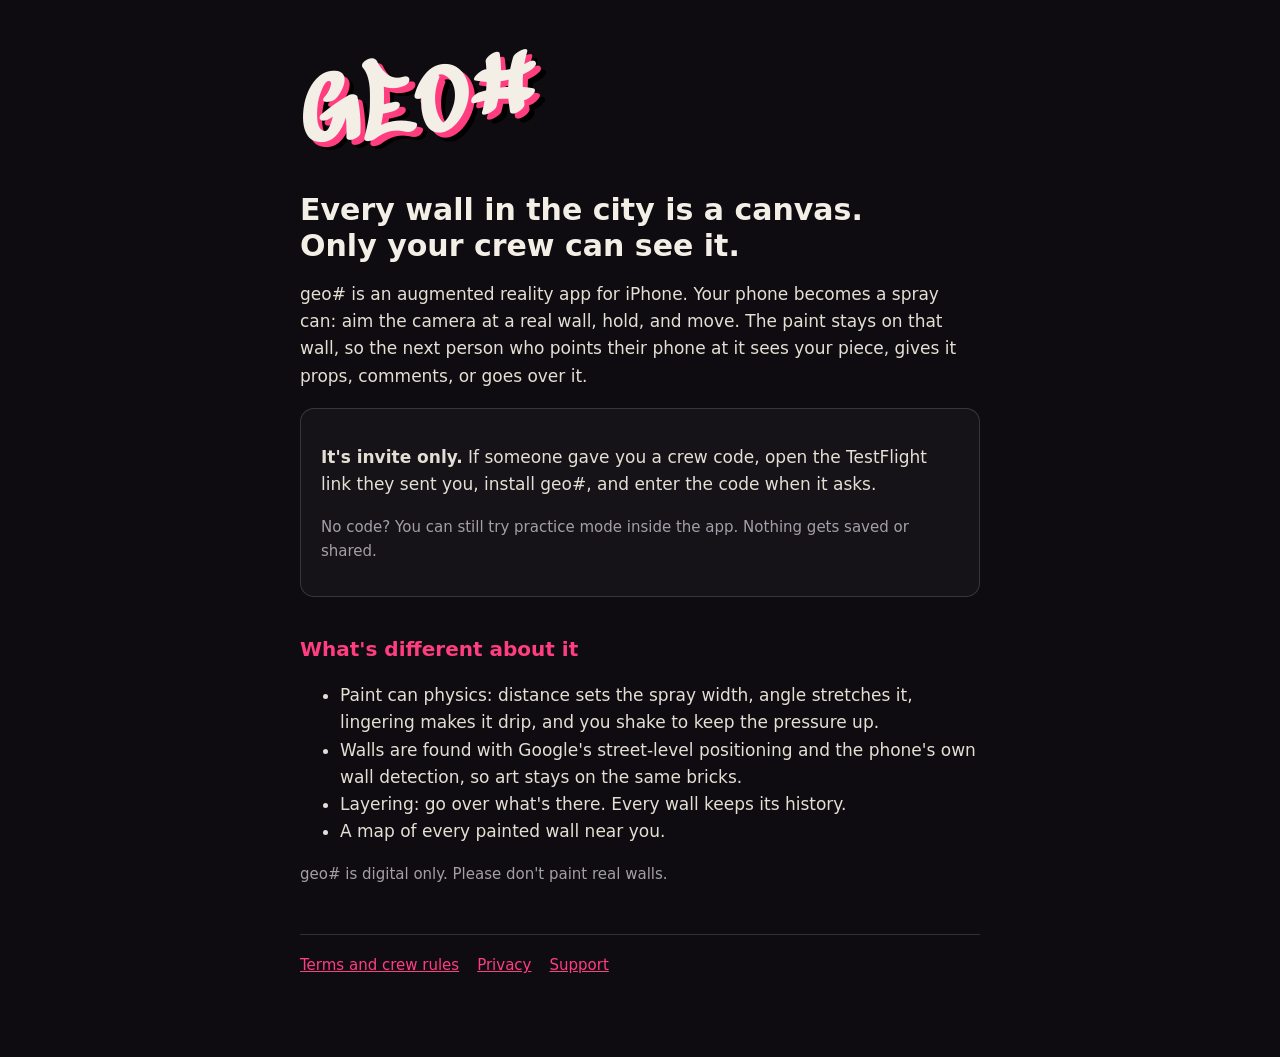
<file: docs/index.html>
<!doctype html><html lang="en"><head><meta charset="utf-8"><meta name="viewport" content="width=device-width,initial-scale=1,viewport-fit=cover">
<title>geo#</title><meta name="description" content="Spray paint real walls in AR. Invite only.">
<link rel="icon" href="icon.png"><link rel="stylesheet" href="style.css"></head><body><main>
<a class="logo" href="./">geo#</a>
<h1>Every wall in the city is a canvas. Only your crew can see it.</h1>
<p>geo# is an augmented reality app for iPhone. Your phone becomes a spray can: aim the camera at a real wall, hold, and move. The paint stays on that wall, so the next person who points their phone at it sees your piece, gives it props, comments, or goes over it.</p>
<div class="card">
<p><strong>It's invite only.</strong> If someone gave you a crew code, open the TestFlight link they sent you, install geo#, and enter the code when it asks.</p>
<p class="mute">No code? You can still try practice mode inside the app. Nothing gets saved or shared.</p>
</div>
<h2>What's different about it</h2>
<ul>
<li>Paint can physics: distance sets the spray width, angle stretches it, lingering makes it drip, and you shake to keep the pressure up.</li>
<li>Walls are found with Google's street-level positioning and the phone's own wall detection, so art stays on the same bricks.</li>
<li>Layering: go over what's there. Every wall keeps its history.</li>
<li>A map of every painted wall near you.</li>
</ul>
<p class="mute">geo# is digital only. Please don't paint real walls.</p>
<nav><a href="terms.html">Terms and crew rules</a><a href="privacy.html">Privacy</a><a href="support.html">Support</a></nav>
</main></body></html>
</file>
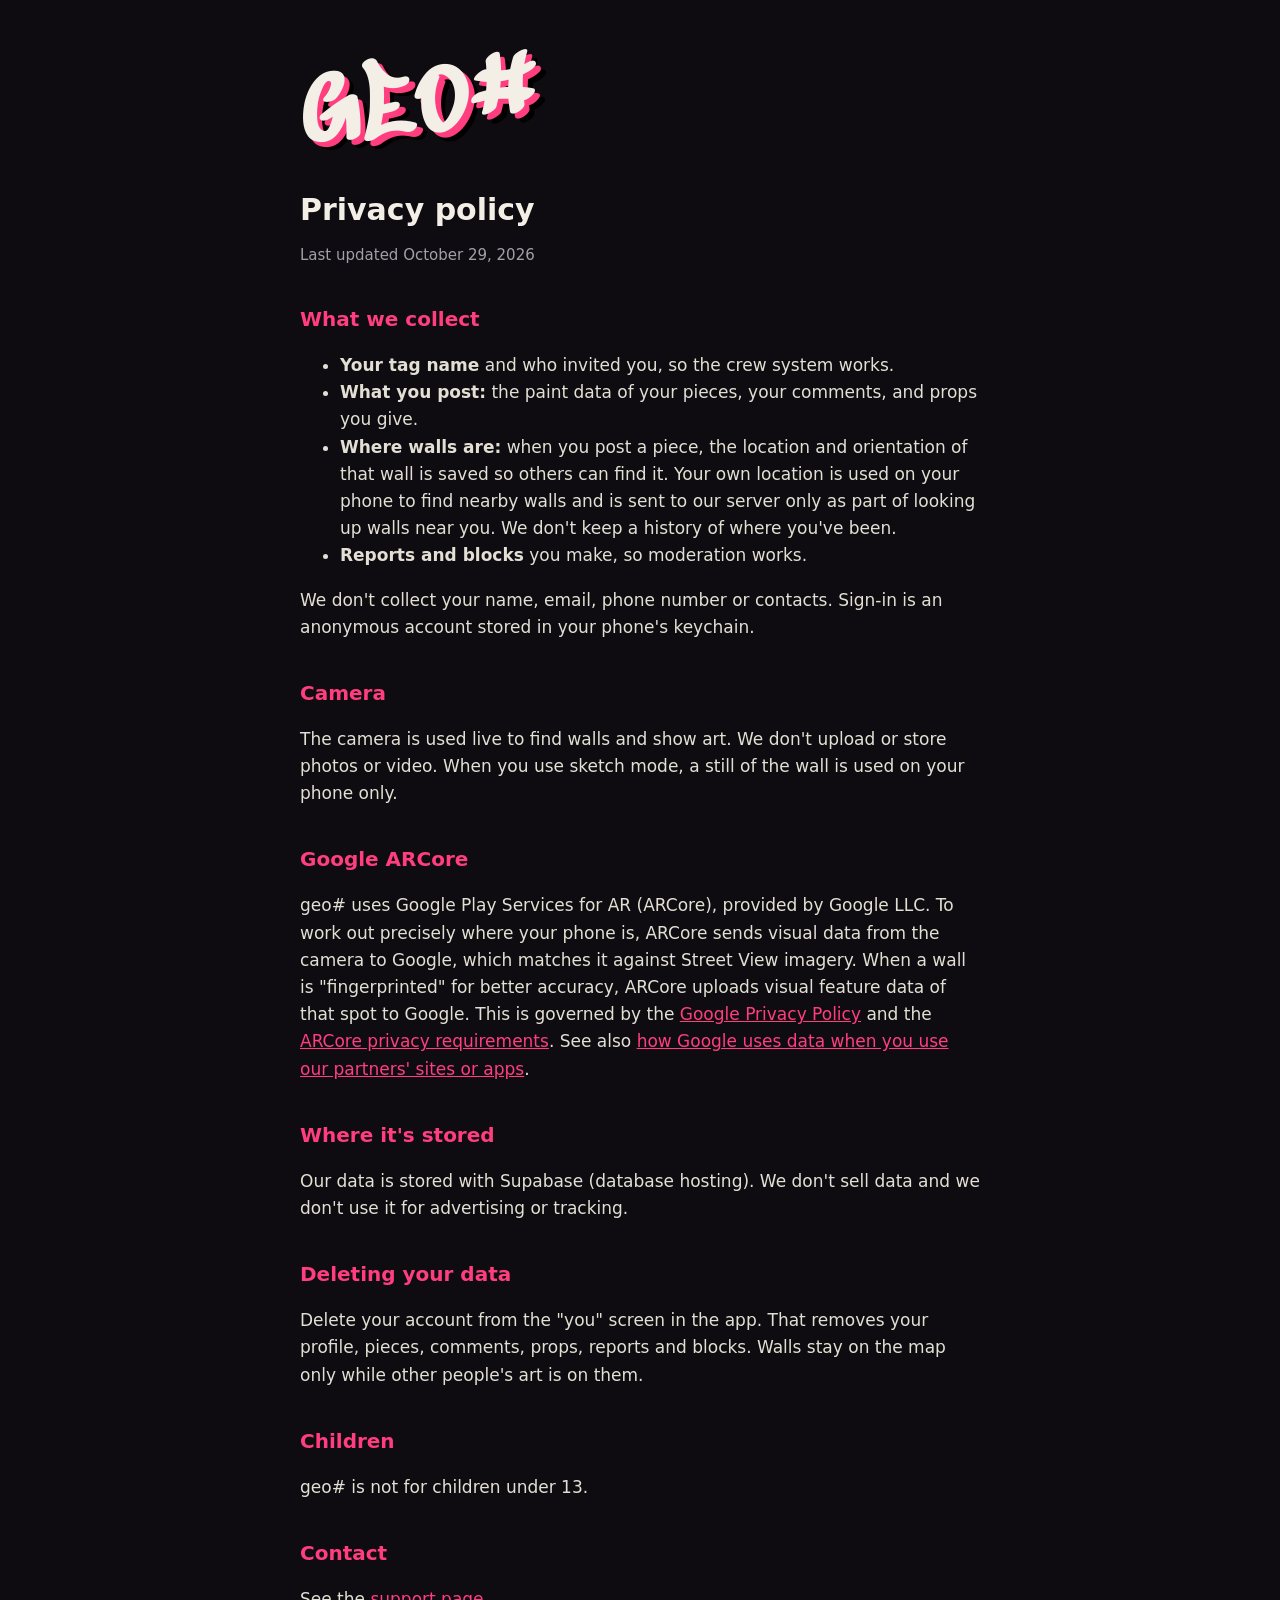
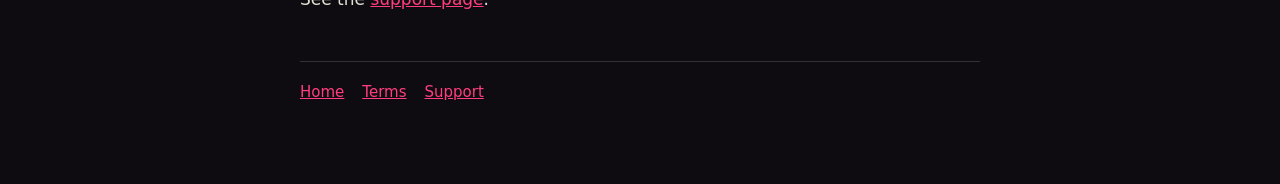
<file: docs/privacy.html>
<!doctype html><html lang="en"><head><meta charset="utf-8"><meta name="viewport" content="width=device-width,initial-scale=1,viewport-fit=cover">
<title>geo# privacy</title><link rel="icon" href="icon.png"><link rel="stylesheet" href="style.css"></head><body><main>
<a class="logo" href="./">geo#</a>
<h1>Privacy policy</h1>
<p class="mute">Last updated October 29, 2026</p>
<h2>What we collect</h2>
<ul>
<li><strong>Your tag name</strong> and who invited you, so the crew system works.</li>
<li><strong>What you post:</strong> the paint data of your pieces, your comments, and props you give.</li>
<li><strong>Where walls are:</strong> when you post a piece, the location and orientation of that wall is saved so others can find it. Your own location is used on your phone to find nearby walls and is sent to our server only as part of looking up walls near you. We don't keep a history of where you've been.</li>
<li><strong>Reports and blocks</strong> you make, so moderation works.</li>
</ul>
<p>We don't collect your name, email, phone number or contacts. Sign-in is an anonymous account stored in your phone's keychain.</p>
<h2>Camera</h2>
<p>The camera is used live to find walls and show art. We don't upload or store photos or video. When you use sketch mode, a still of the wall is used on your phone only.</p>
<h2>Google ARCore</h2>
<p>geo# uses Google Play Services for AR (ARCore), provided by Google LLC. To work out precisely where your phone is, ARCore sends visual data from the camera to Google, which matches it against Street View imagery. When a wall is "fingerprinted" for better accuracy, ARCore uploads visual feature data of that spot to Google. This is governed by the <a href="https://policies.google.com/privacy">Google Privacy Policy</a> and the <a href="https://developers.google.com/ar/develop/privacy-requirements">ARCore privacy requirements</a>. See also <a href="https://www.google.com/policies/privacy/partners/">how Google uses data when you use our partners' sites or apps</a>.</p>
<h2>Where it's stored</h2>
<p>Our data is stored with Supabase (database hosting). We don't sell data and we don't use it for advertising or tracking.</p>
<h2>Deleting your data</h2>
<p>Delete your account from the "you" screen in the app. That removes your profile, pieces, comments, props, reports and blocks. Walls stay on the map only while other people's art is on them.</p>
<h2>Children</h2>
<p>geo# is not for children under 13.</p>
<h2>Contact</h2>
<p>See the <a href="support.html">support page</a>.</p>
<nav><a href="./">Home</a><a href="terms.html">Terms</a><a href="support.html">Support</a></nav>
</main></body></html>
</file>
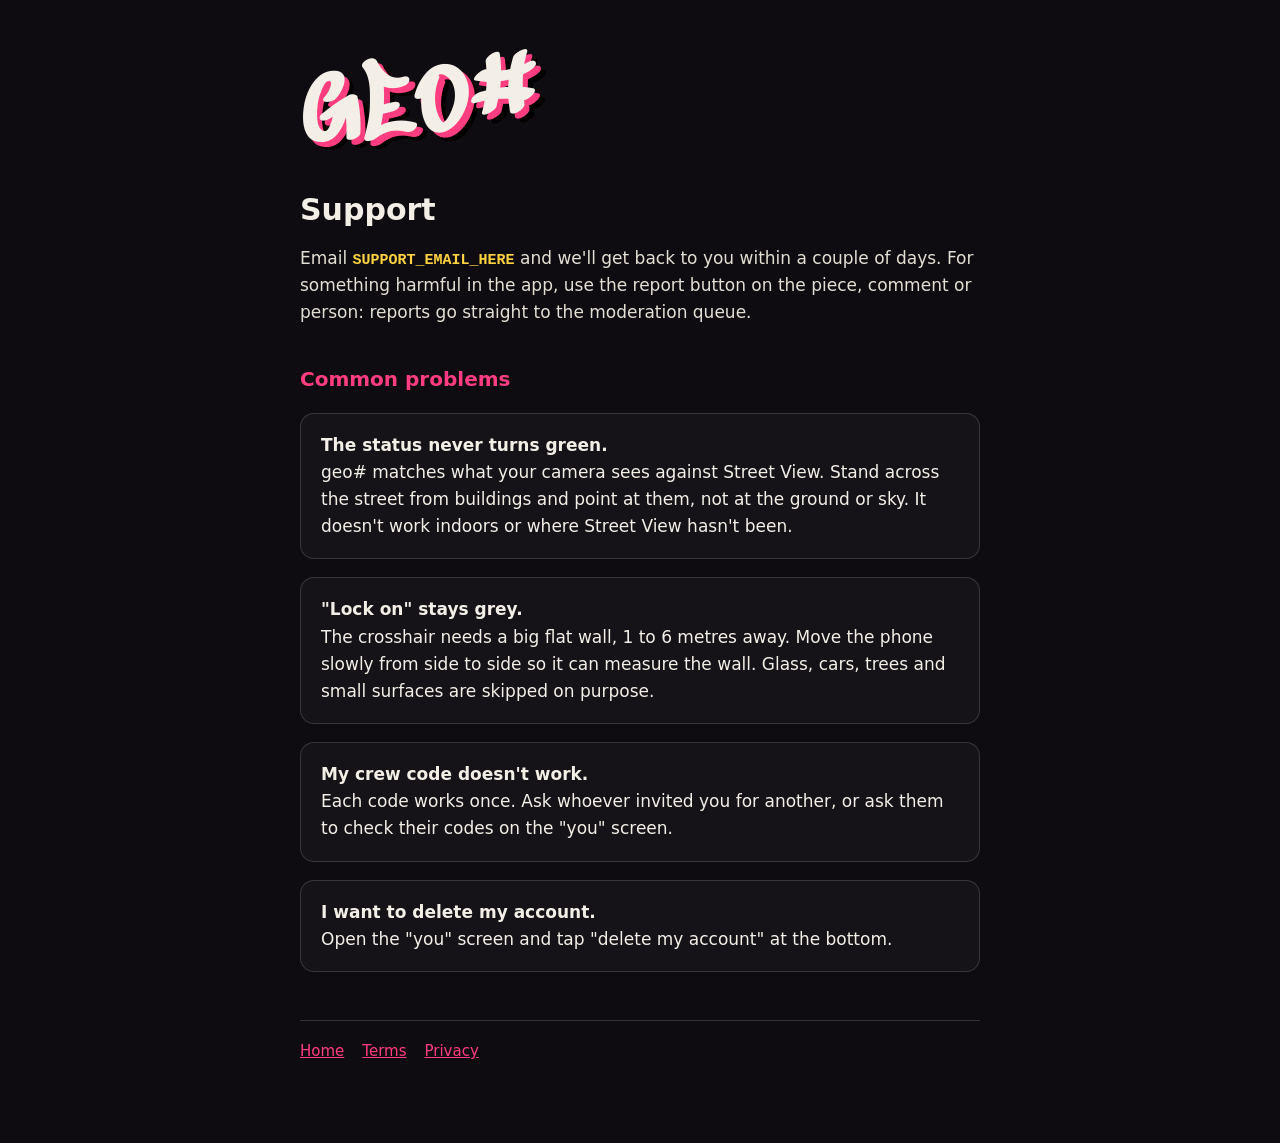
<file: docs/support.html>
<!doctype html><html lang="en"><head><meta charset="utf-8"><meta name="viewport" content="width=device-width,initial-scale=1,viewport-fit=cover">
<title>geo# support</title><link rel="icon" href="icon.png"><link rel="stylesheet" href="style.css"></head><body><main>
<a class="logo" href="./">geo#</a>
<h1>Support</h1>
<p>Email <code>SUPPORT_EMAIL_HERE</code> and we'll get back to you within a couple of days. For something harmful in the app, use the report button on the piece, comment or person: reports go straight to the moderation queue.</p>
<h2>Common problems</h2>
<div class="card"><strong>The status never turns green.</strong><br>geo# matches what your camera sees against Street View. Stand across the street from buildings and point at them, not at the ground or sky. It doesn't work indoors or where Street View hasn't been.</div>
<div class="card"><strong>"Lock on" stays grey.</strong><br>The crosshair needs a big flat wall, 1 to 6 metres away. Move the phone slowly from side to side so it can measure the wall. Glass, cars, trees and small surfaces are skipped on purpose.</div>
<div class="card"><strong>My crew code doesn't work.</strong><br>Each code works once. Ask whoever invited you for another, or ask them to check their codes on the "you" screen.</div>
<div class="card"><strong>I want to delete my account.</strong><br>Open the "you" screen and tap "delete my account" at the bottom.</div>
<nav><a href="./">Home</a><a href="terms.html">Terms</a><a href="privacy.html">Privacy</a></nav>
</main></body></html>
</file>
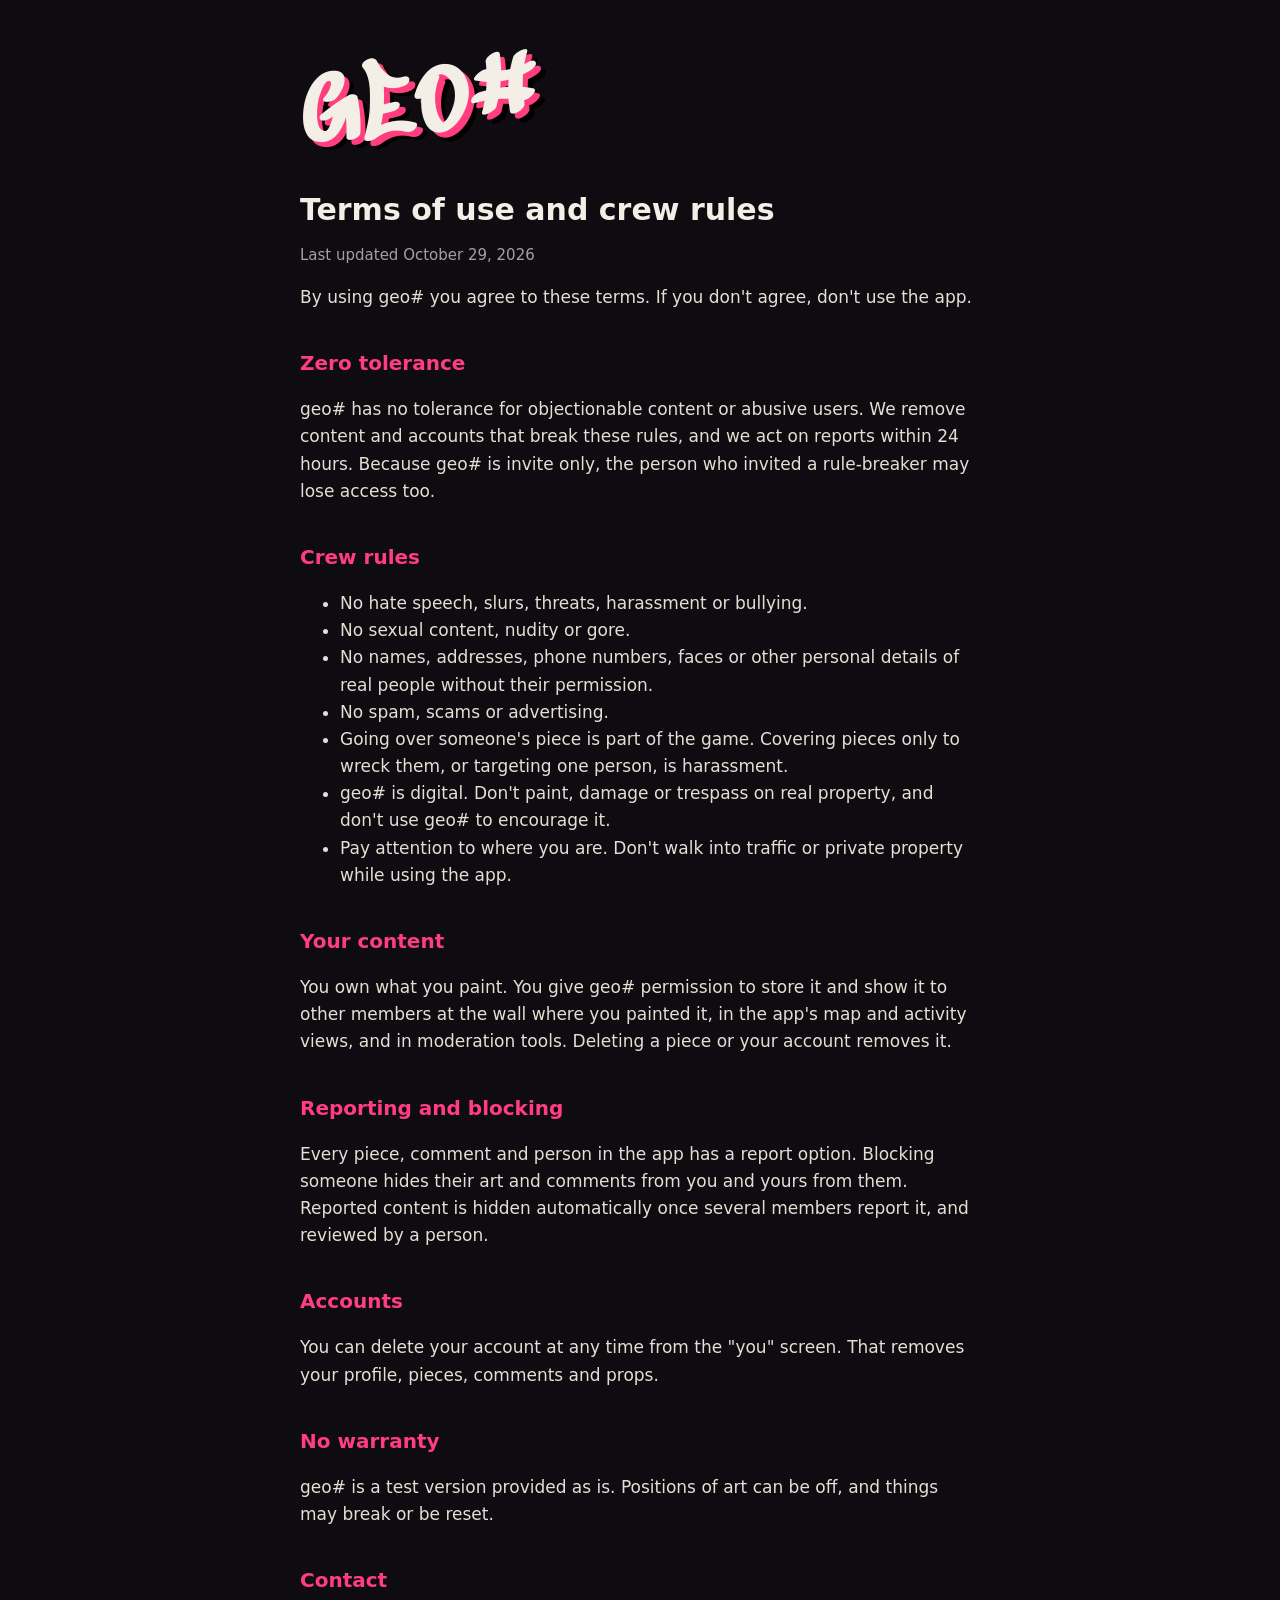
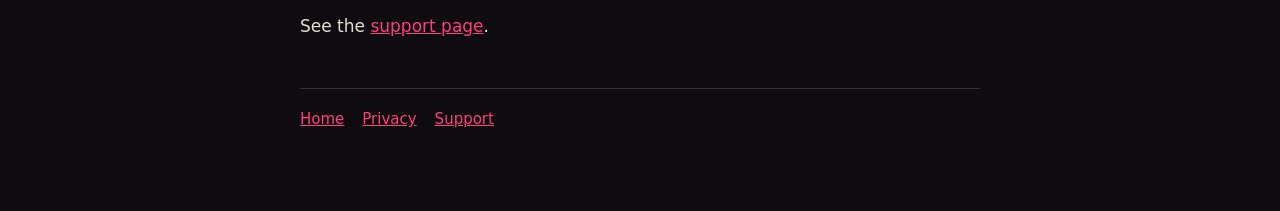
<file: docs/terms.html>
<!doctype html><html lang="en"><head><meta charset="utf-8"><meta name="viewport" content="width=device-width,initial-scale=1,viewport-fit=cover">
<title>geo# terms</title><link rel="icon" href="icon.png"><link rel="stylesheet" href="style.css"></head><body><main>
<a class="logo" href="./">geo#</a>
<h1>Terms of use and crew rules</h1>
<p class="mute">Last updated October 29, 2026</p>
<p>By using geo# you agree to these terms. If you don't agree, don't use the app.</p>
<h2>Zero tolerance</h2>
<p>geo# has no tolerance for objectionable content or abusive users. We remove content and accounts that break these rules, and we act on reports within 24 hours. Because geo# is invite only, the person who invited a rule-breaker may lose access too.</p>
<h2>Crew rules</h2>
<ul>
<li>No hate speech, slurs, threats, harassment or bullying.</li>
<li>No sexual content, nudity or gore.</li>
<li>No names, addresses, phone numbers, faces or other personal details of real people without their permission.</li>
<li>No spam, scams or advertising.</li>
<li>Going over someone's piece is part of the game. Covering pieces only to wreck them, or targeting one person, is harassment.</li>
<li>geo# is digital. Don't paint, damage or trespass on real property, and don't use geo# to encourage it.</li>
<li>Pay attention to where you are. Don't walk into traffic or private property while using the app.</li>
</ul>
<h2>Your content</h2>
<p>You own what you paint. You give geo# permission to store it and show it to other members at the wall where you painted it, in the app's map and activity views, and in moderation tools. Deleting a piece or your account removes it.</p>
<h2>Reporting and blocking</h2>
<p>Every piece, comment and person in the app has a report option. Blocking someone hides their art and comments from you and yours from them. Reported content is hidden automatically once several members report it, and reviewed by a person.</p>
<h2>Accounts</h2>
<p>You can delete your account at any time from the "you" screen. That removes your profile, pieces, comments and props.</p>
<h2>No warranty</h2>
<p>geo# is a test version provided as is. Positions of art can be off, and things may break or be reset.</p>
<h2>Contact</h2>
<p>See the <a href="support.html">support page</a>.</p>
<nav><a href="./">Home</a><a href="privacy.html">Privacy</a><a href="support.html">Support</a></nav>
</main></body></html>
</file>
<file: docs/style.css>
@font-face { font-family: "Sedgwick"; src: url("SedgwickAveDisplay.ttf") format("truetype"); font-display: swap; }
:root { --ink:#0e0c10; --chalk:#f3efe6; --paint:#ff3d7f; --cap:#ffd23f; --mute:#a49ea9; --line:rgba(243,239,230,.16); color-scheme: dark; }
* { box-sizing: border-box; }
body { margin: 0; background: var(--ink); color: var(--chalk); font: 17px/1.6 -apple-system, BlinkMacSystemFont, "Segoe UI", system-ui, sans-serif;
  padding: 0 max(18px, env(safe-area-inset-right)) 0 max(18px, env(safe-area-inset-left)); }
main { max-width: 680px; margin: 0 auto; padding: 48px 0 80px; }
.logo { font-family: "Sedgwick", "Marker Felt", cursive; font-size: clamp(72px, 18vw, 120px); line-height: .9; margin: 0 0 8px;
  color: var(--chalk); text-shadow: 5px 5px 0 var(--paint), 9px 9px 0 #000; transform: rotate(-5deg); display: inline-block; text-decoration: none; }
h1 { font-size: 30px; line-height: 1.2; margin: 28px 0 12px; text-wrap: balance; }
h2 { font-size: 20px; margin: 36px 0 8px; color: var(--paint); }
p, li { color: #e4dfd4; }
a { color: var(--paint); }
.mute { color: var(--mute); font-size: 15px; }
.card { border: 1px solid var(--line); border-radius: 14px; padding: 18px 20px; margin: 18px 0; background: #151218; }
nav { display: flex; gap: 18px; flex-wrap: wrap; border-top: 1px solid var(--line); margin-top: 48px; padding-top: 18px; font-size: 15px; }
code { font: 600 15px ui-monospace, Menlo, monospace; color: var(--cap); }
</file>
